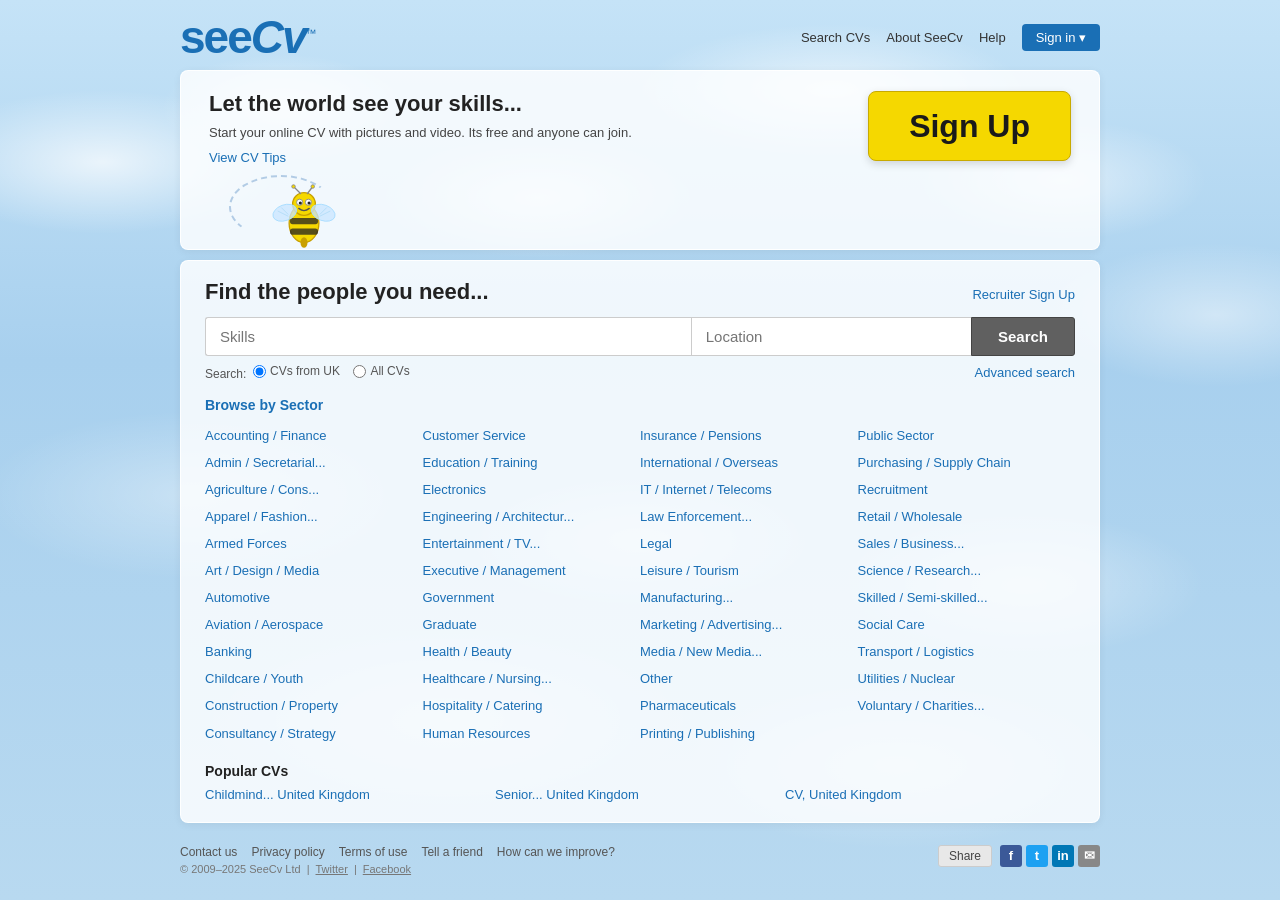
<file: index.html>
<!DOCTYPE html>
<html lang="en">
<head>
<meta charset="UTF-8"/>
<meta name="viewport" content="width=device-width, initial-scale=1.0"/>
<title>SeeCv — The Multimedia CV Database</title>
<style>
* { box-sizing: border-box; margin: 0; padding: 0; }

body {
  font-family: Arial, sans-serif;
  font-size: 13px;
  background: #b8d9f0;
  min-height: 100vh;
}

/* ── CLOUD BACKGROUND ── */
.cloud-page {
  background:
    radial-gradient(ellipse 300px 120px at 8% 18%, rgba(255,255,255,0.7) 0%, transparent 60%),
    radial-gradient(ellipse 200px 90px at 22% 12%, rgba(255,255,255,0.55) 0%, transparent 60%),
    radial-gradient(ellipse 260px 100px at 42% 22%, rgba(255,255,255,0.5) 0%, transparent 60%),
    radial-gradient(ellipse 320px 110px at 65% 10%, rgba(255,255,255,0.6) 0%, transparent 60%),
    radial-gradient(ellipse 240px 100px at 83% 20%, rgba(255,255,255,0.5) 0%, transparent 60%),
    radial-gradient(ellipse 280px 120px at 95% 35%, rgba(255,255,255,0.45) 0%, transparent 60%),
    radial-gradient(ellipse 350px 140px at 15% 55%, rgba(255,255,255,0.35) 0%, transparent 60%),
    radial-gradient(ellipse 280px 110px at 50% 60%, rgba(255,255,255,0.35) 0%, transparent 60%),
    radial-gradient(ellipse 300px 120px at 80% 65%, rgba(255,255,255,0.38) 0%, transparent 60%),
    radial-gradient(ellipse 400px 160px at 35% 80%, rgba(255,255,255,0.3) 0%, transparent 60%),
    radial-gradient(ellipse 350px 140px at 70% 85%, rgba(255,255,255,0.32) 0%, transparent 60%),
    linear-gradient(180deg, #c5e3f7 0%, #a8d0ee 40%, #b8d9f0 100%);
  min-height: 100vh;
}

/* ── OUTER WRAPPER ── */
.page-wrap {
  max-width: 940px;
  margin: 0 auto;
  padding: 0 10px;
}

/* ── TOP NAV ── */
.top-nav {
  display: flex;
  align-items: center;
  justify-content: space-between;
  padding: 14px 0 10px;
}
.logo {
  font-size: 46px;
  font-weight: 900;
  color: #1a6fb5;
  font-family: Arial, sans-serif;
  letter-spacing: -2px;
  line-height: 1;
  text-decoration: none;
}
.logo .cv-italic {
  font-style: italic;
  color: #1a6fb5;
}
.logo-tm {
  font-size: 11px;
  font-weight: 400;
  vertical-align: super;
  color: #1a6fb5;
  font-style: normal;
}
.nav-right {
  display: flex;
  align-items: center;
  gap: 16px;
}
.nav-right a {
  font-size: 13px;
  color: #333;
  text-decoration: none;
}
.nav-right a:hover { text-decoration: underline; color: #1a6fb5; }
.signin-btn {
  background: #1a6fb5;
  color: #fff !important;
  border: none;
  border-radius: 4px;
  padding: 6px 14px;
  font-size: 13px;
  cursor: pointer;
  font-family: Arial, sans-serif;
  display: flex;
  align-items: center;
  gap: 4px;
}
.signin-btn:hover { background: #155a96; }

/* ── HERO CARD ── */
.hero-card {
  background: rgba(255,255,255,0.82);
  border-radius: 8px;
  padding: 20px 28px 0 28px;
  margin-bottom: 0;
  position: relative;
  overflow: visible;
  min-height: 180px;
  border: 1px solid rgba(255,255,255,0.9);
  box-shadow: 0 2px 8px rgba(0,0,0,0.06);
}
.hero-inner {
  display: flex;
  justify-content: space-between;
  align-items: flex-start;
}
.hero-left { flex: 1; }
.hero-left h2 {
  font-size: 22px;
  font-weight: 700;
  color: #222;
  margin-bottom: 8px;
}
.hero-left p {
  font-size: 13px;
  color: #444;
  margin-bottom: 10px;
}
.hero-left a {
  font-size: 13px;
  color: #1a6fb5;
  text-decoration: none;
}
.hero-left a:hover { text-decoration: underline; }
.signup-btn {
  background: #f5d800;
  border: 1px solid #c8aa00;
  border-radius: 8px;
  padding: 18px 40px;
  font-size: 32px;
  font-weight: 900;
  color: #1a1a1a;
  cursor: pointer;
  font-family: Arial, sans-serif;
  box-shadow: 0 3px 8px rgba(0,0,0,0.15);
  text-decoration: none;
  display: inline-block;
  line-height: 1;
  margin-left: 20px;
  flex-shrink: 0;
  transition: background 0.12s;
}
.signup-btn:hover { background: #e8cc00; }

/* ── BEE ── */
.bee-area {
  height: 80px;
  position: relative;
  display: flex;
  align-items: flex-end;
  padding-bottom: 0;
}
.bee-svg {
  width: 70px;
  height: 70px;
  margin-left: 60px;
  margin-bottom: -8px;
  animation: beefloat 2.8s ease-in-out infinite;
  display: block;
}
/* Dashed flight path */
.bee-area::before {
  content: '';
  position: absolute;
  left: 20px;
  top: 10px;
  width: 100px;
  height: 60px;
  border: 2px dashed rgba(100,150,200,0.45);
  border-radius: 50%;
  border-right-color: transparent;
  border-bottom-color: transparent;
}
@keyframes beefloat {
  0%,100% { transform: translateY(0) rotate(-4deg); }
  50% { transform: translateY(-10px) rotate(4deg); }
}

/* ── SEARCH SECTION ── */
.search-section {
  background: rgba(255,255,255,0.82);
  border-radius: 8px;
  padding: 18px 24px 20px;
  margin-top: 10px;
  border: 1px solid rgba(255,255,255,0.9);
  box-shadow: 0 2px 8px rgba(0,0,0,0.06);
}
.search-header {
  display: flex;
  justify-content: space-between;
  align-items: baseline;
  margin-bottom: 12px;
}
.search-header h2 {
  font-size: 22px;
  font-weight: 700;
  color: #222;
}
.recruiter-link {
  font-size: 13px;
  color: #1a6fb5;
  text-decoration: none;
}
.recruiter-link:hover { text-decoration: underline; }

.search-row {
  display: flex;
  gap: 0;
  margin-bottom: 8px;
}
.search-input {
  flex: 1;
  border: 1px solid #ccc;
  border-right: none;
  padding: 10px 14px;
  font-size: 15px;
  font-family: Arial, sans-serif;
  color: #999;
  background: #fff;
  outline: none;
  border-radius: 3px 0 0 3px;
}
.search-input:focus { border-color: #1a6fb5; color: #222; }
.search-input.loc {
  flex: 0.55;
  border-left: 1px solid #ccc;
  border-right: none;
  border-radius: 0;
}
.search-btn {
  background: #606060;
  color: #fff;
  border: 1px solid #444;
  border-radius: 0 3px 3px 0;
  padding: 10px 26px;
  font-size: 15px;
  font-weight: 700;
  cursor: pointer;
  font-family: Arial, sans-serif;
  transition: background 0.12s;
}
.search-btn:hover { background: #444; }

.search-meta {
  display: flex;
  justify-content: space-between;
  align-items: center;
  font-size: 12px;
  color: #555;
  margin-bottom: 16px;
}
.search-meta label {
  display: inline-flex;
  align-items: center;
  gap: 4px;
  margin-right: 10px;
  cursor: pointer;
}
.adv-link {
  font-size: 13px;
  color: #1a6fb5;
  text-decoration: none;
}
.adv-link:hover { text-decoration: underline; }

/* ── SECTORS ── */
.browse-title {
  font-size: 14px;
  font-weight: 700;
  color: #1a6fb5;
  margin-bottom: 10px;
}
.sectors-grid {
  display: grid;
  grid-template-columns: repeat(4, 1fr);
  gap: 1px 0;
  margin-bottom: 16px;
}
.sector-link {
  font-size: 13px;
  color: #1a6fb5;
  text-decoration: none;
  padding: 2px 0;
  display: block;
  line-height: 1.7;
}
.sector-link:hover { text-decoration: underline; color: #0d47a1; }

/* ── POPULAR CVs ── */
.popular-title {
  font-size: 14px;
  font-weight: 700;
  color: #222;
  margin-bottom: 8px;
}
.popular-row {
  display: flex;
  gap: 0;
}
.popular-item {
  flex: 1;
  font-size: 13px;
  color: #1a6fb5;
  text-decoration: none;
  cursor: pointer;
}
.popular-item:hover { text-decoration: underline; }

/* ── FOOTER ── */
.footer {
  padding: 10px 0 14px;
  margin-top: 12px;
  display: flex;
  justify-content: space-between;
  align-items: flex-start;
  flex-wrap: wrap;
  gap: 4px;
}
.footer-left { }
.footer-links {
  display: flex;
  gap: 14px;
  flex-wrap: wrap;
  margin-bottom: 4px;
}
.footer-links a {
  font-size: 12px;
  color: #555;
  text-decoration: none;
}
.footer-links a:hover { text-decoration: underline; color: #1a6fb5; }
.footer-copy {
  font-size: 11px;
  color: #777;
  display: flex;
  align-items: center;
  gap: 6px;
}
.footer-copy a { color: #777; font-size: 11px; }
.footer-right {
  display: flex;
  align-items: center;
  gap: 8px;
  font-size: 12px;
  color: #555;
}
.share-btn {
  background: #e8e8e8;
  border: 1px solid #ccc;
  border-radius: 3px;
  padding: 3px 10px;
  font-size: 12px;
  cursor: pointer;
  color: #444;
}
.social-icons {
  display: flex;
  align-items: center;
  gap: 4px;
}
.social-icon {
  width: 22px;
  height: 22px;
  border-radius: 3px;
  display: flex;
  align-items: center;
  justify-content: center;
  font-size: 13px;
  font-weight: 700;
  cursor: pointer;
  text-decoration: none;
  color: #fff;
}
.fb { background: #3b5998; }
.tw { background: #1da1f2; }
.li { background: #0077b5; }
.em { background: #888; }

/* ── MODAL OVERLAY ── */
.modal-overlay {
  display: none;
  position: fixed;
  inset: 0;
  background: rgba(0,0,0,0.45);
  z-index: 500;
  align-items: center;
  justify-content: center;
}
.modal-overlay.open { display: flex; }
.modal {
  background: #fff;
  border-radius: 6px;
  padding: 28px;
  width: 380px;
  max-width: 95vw;
  box-shadow: 0 8px 32px rgba(0,0,0,0.2);
  position: relative;
}
.modal h2 { font-size: 18px; font-weight: 700; margin-bottom: 16px; color: #222; }
.modal-x { position: absolute; top: 10px; right: 14px; background: none; border: none; font-size: 22px; cursor: pointer; color: #888; }
.form-group { margin-bottom: 12px; }
.form-group label { display: block; font-size: 12px; color: #555; margin-bottom: 4px; }
.form-group input, .form-group select {
  width: 100%; padding: 8px 10px;
  border: 1px solid #bbb; border-radius: 3px;
  font-size: 13px; font-family: Arial, sans-serif;
}
.form-group input:focus, .form-group select:focus { outline: none; border-color: #1a6fb5; }
.type-row { display: grid; grid-template-columns: 1fr 1fr; gap: 8px; margin-bottom: 14px; }
.type-opt {
  border: 1px solid #ccc; border-radius: 3px; padding: 9px;
  text-align: center; cursor: pointer; font-size: 13px; transition: all 0.1s;
}
.type-opt:hover { border-color: #1a6fb5; color: #1a6fb5; }
.type-opt.active { border-color: #1a6fb5; background: #e8f2fc; color: #1a6fb5; font-weight: 700; }
.modal-btn {
  width: 100%; padding: 10px;
  background: #f5d800; border: 1px solid #c8aa00; border-radius: 3px;
  font-size: 14px; font-weight: 700; cursor: pointer; font-family: Arial, sans-serif;
  margin-bottom: 8px;
}
.modal-btn:hover { background: #e8cc00; }
.modal-link { text-align: center; font-size: 12px; color: #777; }
.modal-link a { color: #1a6fb5; text-decoration: none; }
.modal-link a:hover { text-decoration: underline; }

/* ── TOAST ── */
#toast {
  position: fixed; bottom: 20px; right: 20px;
  background: #333; color: #fff;
  padding: 9px 16px; border-radius: 3px;
  font-size: 13px; z-index: 999;
  opacity: 0; transform: translateY(6px);
  transition: all 0.2s; pointer-events: none;
}
#toast.show { opacity: 1; transform: translateY(0); }

/* ── OTHER PAGES LINK ── */
.page { display: none; }
.page.active { display: block; }
</style>
</head>
<body class="cloud-page">

<div class="page-wrap">

  <!-- ── TOP NAV ── -->
  <div class="top-nav">
    <a href="index.html" class="logo">see<span class="cv-italic">Cv</span><span class="logo-tm">™</span></a>
    <div class="nav-right">
      <a href="search.html">Search CVs</a>
      <a href="about.html">About SeeCv</a>
      <a href="help.html">Help</a>
      <button class="signin-btn" onclick="openModal('modal-signin')">Sign in ▾</button>
    </div>
  </div>

  <!-- ── HERO CARD ── -->
  <div class="hero-card">
    <div class="hero-inner">
      <div class="hero-left">
        <h2>Let the world see your skills...</h2>
        <p>Start your online CV with pictures and video. Its free and anyone can join.</p>
        <a href="help.html">View CV Tips</a>
      </div>
      <a class="signup-btn" onclick="openModal('modal-signup')">Sign Up</a>
    </div>
    <!-- Bee with flight path dashes -->
    <div class="bee-area">
      <!-- SVG bee matching the image exactly -->
      <svg class="bee-svg" viewBox="0 0 80 80" xmlns="http://www.w3.org/2000/svg">
        <!-- Body -->
        <ellipse cx="40" cy="46" rx="17" ry="22" fill="#f5d800" stroke="#c8a000" stroke-width="1.5"/>
        <!-- Stripes -->
        <rect x="24" y="40" width="32" height="7" rx="3" fill="#222" opacity="0.75"/>
        <rect x="24" y="52" width="32" height="7" rx="3" fill="#222" opacity="0.75"/>
        <!-- Head -->
        <circle cx="40" cy="24" r="13" fill="#f5d800" stroke="#c8a000" stroke-width="1.5"/>
        <!-- Eyes -->
        <circle cx="35" cy="22" r="3.5" fill="#fff" stroke="#888" stroke-width="1"/>
        <circle cx="45" cy="22" r="3.5" fill="#fff" stroke="#888" stroke-width="1"/>
        <circle cx="35.8" cy="22.8" r="1.8" fill="#222"/>
        <circle cx="45.8" cy="22.8" r="1.8" fill="#222"/>
        <!-- Smile -->
        <path d="M34 29 Q40 34 46 29" stroke="#555" stroke-width="1.5" fill="none" stroke-linecap="round"/>
        <!-- Antennae -->
        <line x1="36" y1="12" x2="28" y2="4" stroke="#888" stroke-width="1.5" stroke-linecap="round"/>
        <line x1="44" y1="12" x2="50" y2="4" stroke="#888" stroke-width="1.5" stroke-linecap="round"/>
        <circle cx="28" cy="4" r="2" fill="#f5d800" stroke="#888" stroke-width="1"/>
        <circle cx="50" cy="4" r="2" fill="#f5d800" stroke="#888" stroke-width="1"/>
        <!-- Wings -->
        <ellipse cx="18" cy="34" rx="14" ry="9" fill="rgba(200,230,255,0.75)" stroke="#aaddff" stroke-width="1" transform="rotate(-20,18,34)"/>
        <ellipse cx="62" cy="34" rx="14" ry="9" fill="rgba(200,230,255,0.75)" stroke="#aaddff" stroke-width="1" transform="rotate(20,62,34)"/>
        <!-- Wing veins -->
        <line x1="10" y1="32" x2="22" y2="38" stroke="#88ccee" stroke-width="0.7" opacity="0.6"/>
        <line x1="14" y1="28" x2="22" y2="36" stroke="#88ccee" stroke-width="0.7" opacity="0.6"/>
        <line x1="70" y1="32" x2="58" y2="38" stroke="#88ccee" stroke-width="0.7" opacity="0.6"/>
        <line x1="66" y1="28" x2="58" y2="36" stroke="#88ccee" stroke-width="0.7" opacity="0.6"/>
        <!-- Stinger -->
        <ellipse cx="40" cy="68" rx="4" ry="6" fill="#c8a000"/>
      </svg>
    </div>
  </div>

  <!-- ── SEARCH SECTION ── -->
  <div class="search-section">
    <div class="search-header">
      <h2>Find the people you need...</h2>
      <a class="recruiter-link" onclick="openModal('modal-signup')">Recruiter Sign Up</a>
    </div>

    <div class="search-row">
      <input type="text" class="search-input" id="q" placeholder="Skills" onkeydown="if(event.key==='Enter')doSearch()"/>
      <input type="text" class="search-input loc" id="loc" placeholder="Location" onkeydown="if(event.key==='Enter')doSearch()"/>
      <button class="search-btn" onclick="doSearch()">Search</button>
    </div>

    <div class="search-meta">
      <div>
        Search:&nbsp;
        <label><input type="radio" name="scope" value="uk" checked/> CVs from UK</label>
        <label><input type="radio" name="scope" value="all"/> All CVs</label>
      </div>
      <a class="adv-link" href="advanced.html">Advanced search</a>
    </div>

    <!-- Browse by Sector -->
    <div class="browse-title">Browse by Sector</div>
    <div class="sectors-grid">
      <a class="sector-link" href="search.html?q=accounting+finance">Accounting / Finance</a>
      <a class="sector-link" href="search.html?q=customer+service">Customer Service</a>
      <a class="sector-link" href="search.html?q=insurance+pensions">Insurance / Pensions</a>
      <a class="sector-link" href="search.html?q=public+sector">Public Sector</a>

      <a class="sector-link" href="search.html?q=admin+secretarial">Admin / Secretarial...</a>
      <a class="sector-link" href="search.html?q=education+training">Education / Training</a>
      <a class="sector-link" href="search.html?q=international">International / Overseas</a>
      <a class="sector-link" href="search.html?q=purchasing+supply">Purchasing / Supply Chain</a>

      <a class="sector-link" href="search.html?q=agriculture">Agriculture / Cons...</a>
      <a class="sector-link" href="search.html?q=electronics">Electronics</a>
      <a class="sector-link" href="search.html?q=IT+telecoms">IT / Internet / Telecoms</a>
      <a class="sector-link" href="search.html?q=recruitment">Recruitment</a>

      <a class="sector-link" href="search.html?q=fashion">Apparel / Fashion...</a>
      <a class="sector-link" href="search.html?q=engineering">Engineering / Architectur...</a>
      <a class="sector-link" href="search.html?q=law+enforcement">Law Enforcement...</a>
      <a class="sector-link" href="search.html?q=retail">Retail / Wholesale</a>

      <a class="sector-link" href="search.html?q=armed+forces">Armed Forces</a>
      <a class="sector-link" href="search.html?q=entertainment+tv">Entertainment / TV...</a>
      <a class="sector-link" href="search.html?q=legal">Legal</a>
      <a class="sector-link" href="search.html?q=sales">Sales / Business...</a>

      <a class="sector-link" href="search.html?q=art+design+media">Art / Design / Media</a>
      <a class="sector-link" href="search.html?q=executive+management">Executive / Management</a>
      <a class="sector-link" href="search.html?q=leisure+tourism">Leisure / Tourism</a>
      <a class="sector-link" href="search.html?q=science+research">Science / Research...</a>

      <a class="sector-link" href="search.html?q=automotive">Automotive</a>
      <a class="sector-link" href="search.html?q=government">Government</a>
      <a class="sector-link" href="search.html?q=manufacturing">Manufacturing...</a>
      <a class="sector-link" href="search.html?q=skilled+trades">Skilled / Semi-skilled...</a>

      <a class="sector-link" href="search.html?q=aviation+aerospace">Aviation / Aerospace</a>
      <a class="sector-link" href="search.html?q=graduate">Graduate</a>
      <a class="sector-link" href="search.html?q=marketing+advertising">Marketing / Advertising...</a>
      <a class="sector-link" href="search.html?q=social+care">Social Care</a>

      <a class="sector-link" href="search.html?q=banking">Banking</a>
      <a class="sector-link" href="search.html?q=health+beauty">Health / Beauty</a>
      <a class="sector-link" href="search.html?q=media+new+media">Media / New Media...</a>
      <a class="sector-link" href="search.html?q=transport+logistics">Transport / Logistics</a>

      <a class="sector-link" href="search.html?q=childcare+youth">Childcare / Youth</a>
      <a class="sector-link" href="search.html?q=healthcare+nursing">Healthcare / Nursing...</a>
      <a class="sector-link" href="search.html?q=other">Other</a>
      <a class="sector-link" href="search.html?q=utilities">Utilities / Nuclear</a>

      <a class="sector-link" href="search.html?q=construction+property">Construction / Property</a>
      <a class="sector-link" href="search.html?q=hospitality+catering">Hospitality / Catering</a>
      <a class="sector-link" href="search.html?q=pharmaceuticals">Pharmaceuticals</a>
      <a class="sector-link" href="search.html?q=voluntary+charities">Voluntary / Charities...</a>

      <a class="sector-link" href="search.html?q=consultancy+strategy">Consultancy / Strategy</a>
      <a class="sector-link" href="search.html?q=human+resources">Human Resources</a>
      <a class="sector-link" href="search.html?q=printing+publishing">Printing / Publishing</a>
      <a class="sector-link" href="search.html?q=other"></a>
    </div>

    <!-- Popular CVs -->
    <div class="popular-title">Popular CVs</div>
    <div class="popular-row">
      <a class="popular-item" href="search.html?q=childminder">Childmind... United Kingdom</a>
      <a class="popular-item" href="search.html?q=senior">Senior... United Kingdom</a>
      <a class="popular-item" href="search.html?q=cv">CV, United Kingdom</a>
    </div>
  </div>

  <!-- ── FOOTER ── -->
  <div class="footer">
    <div class="footer-left">
      <div class="footer-links">
        <a href="about.html">Contact us</a>
        <a href="about.html">Privacy policy</a>
        <a href="about.html">Terms of use</a>
        <a href="about.html">Tell a friend</a>
        <a href="help.html">How can we improve?</a>
      </div>
      <div class="footer-copy">
        <span>© 2009–2025 SeeCv Ltd</span>
        <span>|</span>
        <a href="#">Twitter</a>
        <span>|</span>
        <a href="#">Facebook</a>
      </div>
    </div>
    <div class="footer-right">
      <button class="share-btn">Share</button>
      <div class="social-icons">
        <a class="social-icon fb" title="Facebook">f</a>
        <a class="social-icon tw" title="Twitter">t</a>
        <a class="social-icon li" title="LinkedIn">in</a>
        <a class="social-icon em" title="Email">✉</a>
      </div>
    </div>
  </div>

</div><!-- /page-wrap -->

<!-- ── SIGN IN MODAL ── -->
<div id="modal-signin" class="modal-overlay">
  <div class="modal">
    <button class="modal-x" onclick="closeModal('modal-signin')">×</button>
    <h2>Sign in to SeeCv</h2>
    <div class="type-row">
      <div class="type-opt active si-type" data-type="recruiter" onclick="setType(this,'si-type')">Recruiter</div>
      <div class="type-opt si-type" data-type="candidate" onclick="setType(this,'si-type')">Candidate</div>
    </div>
    <div class="form-group"><label>Email address</label><input type="email" id="si-email" placeholder="you@example.com"/></div>
    <div class="form-group"><label>Password</label><input type="password" id="si-pass" placeholder="••••••••" onkeydown="if(event.key==='Enter')signIn()"/></div>
    <button class="modal-btn" onclick="signIn()">Sign in</button>
    <div class="modal-link">Don't have an account? <a onclick="closeModal('modal-signin');openModal('modal-signup')">Sign up free</a></div>
  </div>
</div>

<!-- ── SIGN UP MODAL ── -->
<div id="modal-signup" class="modal-overlay">
  <div class="modal">
    <button class="modal-x" onclick="closeModal('modal-signup')">×</button>
    <h2>Join SeeCv — it's free</h2>
    <div class="type-row">
      <div class="type-opt active su-type" data-type="candidate" onclick="setType(this,'su-type')">I'm a Candidate</div>
      <div class="type-opt su-type" data-type="recruiter" onclick="setType(this,'su-type')">I'm a Recruiter</div>
    </div>
    <div class="form-group"><label>Full name</label><input type="text" id="su-name" placeholder="Your name"/></div>
    <div class="form-group"><label>Email address</label><input type="email" id="su-email" placeholder="you@example.com"/></div>
    <div class="form-group"><label>Password</label><input type="password" id="su-pass" placeholder="At least 6 characters" onkeydown="if(event.key==='Enter')signUp()"/></div>
    <button class="modal-btn" onclick="signUp()">Create free account</button>
    <div class="modal-link">Already have an account? <a onclick="closeModal('modal-signup');openModal('modal-signin')">Sign in</a></div>
  </div>
</div>

<div id="toast"></div>

<script>
function doSearch() {
  const q = document.getElementById('q').value.trim();
  const loc = document.getElementById('loc').value.trim();
  if (q || loc) {
    window.location.href = 'search.html?q=' + encodeURIComponent(q) + '&loc=' + encodeURIComponent(loc);
  } else {
    window.location.href = 'search.html';
  }
}
function openModal(id) { document.getElementById(id).classList.add('open'); }
function closeModal(id) { document.getElementById(id).classList.remove('open'); }
function setType(el, cls) {
  document.querySelectorAll('.'+cls).forEach(b => b.classList.remove('active'));
  el.classList.add('active');
}
function toast(msg) {
  const t = document.getElementById('toast');
  t.textContent = msg; t.classList.add('show');
  clearTimeout(window._tt);
  window._tt = setTimeout(() => t.classList.remove('show'), 3000);
}
function signIn() {
  const email = document.getElementById('si-email').value.trim();
  const pass = document.getElementById('si-pass').value;
  const type = document.querySelector('.si-type.active').dataset.type;
  if (!email || !pass) { toast('Please enter your email and password'); return; }
  localStorage.setItem('seecv_user', JSON.stringify({ email, type, name: email.split('@')[0] }));
  closeModal('modal-signin');
  toast('Welcome back!');
  setTimeout(() => { window.location.href = type === 'candidate' ? 'candidate.html' : 'recruiter.html'; }, 600);
}
function signUp() {
  const name = document.getElementById('su-name').value.trim();
  const email = document.getElementById('su-email').value.trim();
  const pass = document.getElementById('su-pass').value;
  const type = document.querySelector('.su-type.active').dataset.type;
  if (!name || !email || !pass) { toast('Please fill in all fields'); return; }
  localStorage.setItem('seecv_user', JSON.stringify({ email, type, name }));
  closeModal('modal-signup');
  toast('Welcome to SeeCv, ' + name.split(' ')[0] + '!');
  setTimeout(() => { window.location.href = type === 'recruiter' ? 'recruiter.html' : 'candidate.html'; }, 600);
}
document.querySelectorAll('.modal-overlay').forEach(m => {
  m.addEventListener('click', e => { if (e.target === m) m.classList.remove('open'); });
});
</script>
</body>
</html>
</file>
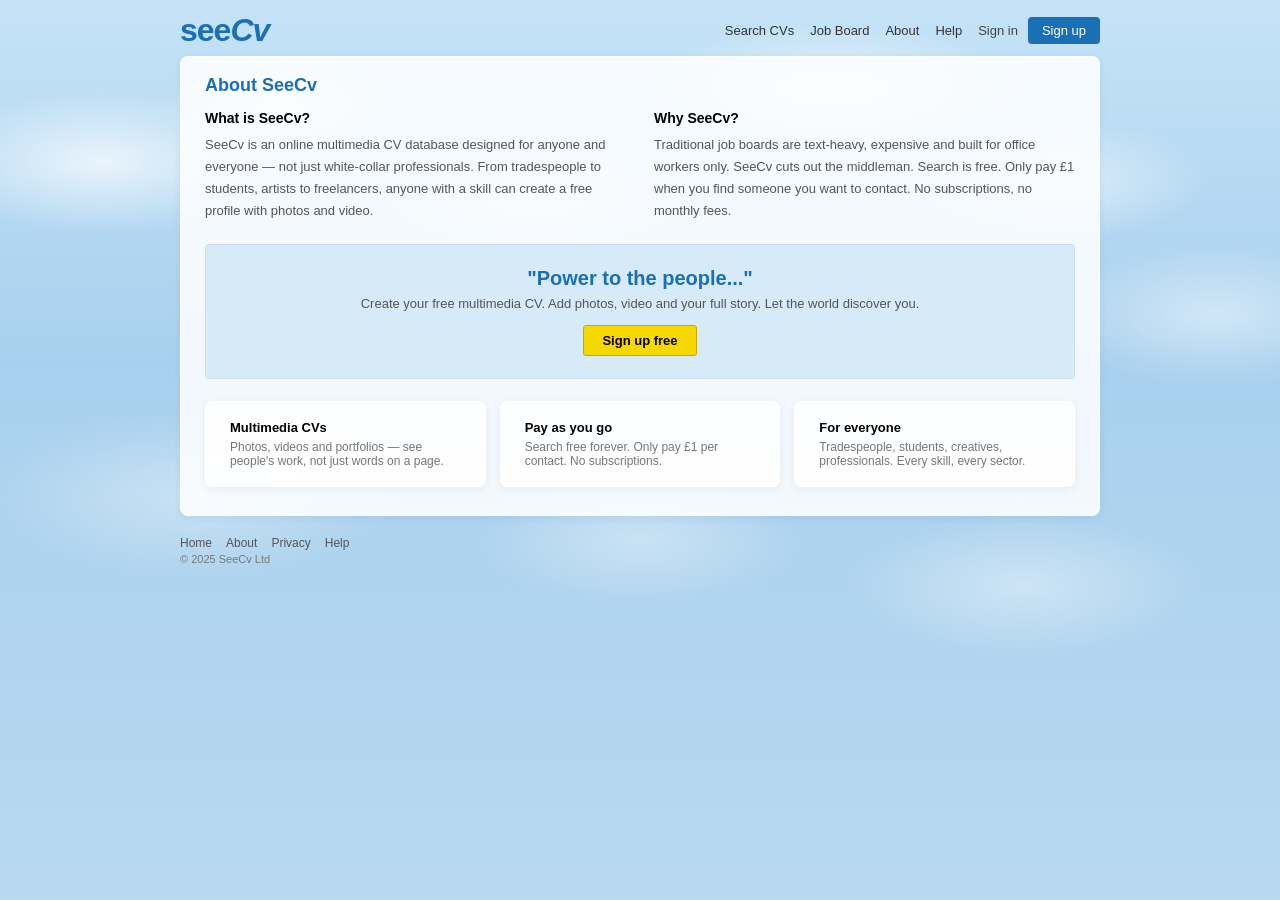
<file: about.html>
<!DOCTYPE html>
<html lang="en">
<head>
<meta charset="UTF-8"/>
<meta name="viewport" content="width=device-width, initial-scale=1.0"/>
<title>SeeCv</title>
<link rel="stylesheet" href="css/shared.css"/>
</head>
<body class="cloud-page">
<div class="page-wrap">
  <div class="top-nav">
    <a href="index.html" class="logo-sm">see<span style="font-style:italic;">Cv</span></a>
    <div class="nav-right" style="margin-left:auto;">
      <a href="search.html">Search CVs</a>
      <a href="jobboard.html">Job Board</a>
      <a href="about.html">About</a>
      <a href="help.html">Help</a>
      <div class="basket-btn" id="nav-basket-wrap" onclick="window.location.href='basket.html'" style="display:none;">Basket <span class="basket-pill" id="nav-basket-count">0</span></div>
      <div id="nav-right" style="display:flex;align-items:center;gap:10px;"></div>
    </div>
  </div>
  <div class="card" id="page-content">Loading...</div>
  <div class="footer">
    <div><div class="footer-links"><a href="index.html">Home</a><a href="about.html">About</a><a>Privacy</a><a href="help.html">Help</a></div><div class="footer-copy">© 2025 SeeCv Ltd</div></div>
  </div>
</div>
<div id="modal-signin" class="modal-overlay"><div class="modal"><button class="modal-x" onclick="closeModal('modal-signin')">×</button><h2>Sign in to SeeCv</h2><div class="type-row"><div class="type-opt active si-type" data-type="recruiter" onclick="setType(this,'si-type')">Recruiter</div><div class="type-opt si-type" data-type="candidate" onclick="setType(this,'si-type')">Candidate</div></div><div class="form-group"><label>Email</label><input type="email" id="si-email"/></div><div class="form-group"><label>Password</label><input type="password" id="si-pass" onkeydown="if(event.key==='Enter')signIn()"/></div><button class="modal-btn" onclick="signIn()">Sign in</button><div class="modal-link">No account? <a onclick="closeModal('modal-signin');openModal('modal-signup')">Sign up free</a></div></div></div>
<div id="modal-signup" class="modal-overlay"><div class="modal"><button class="modal-x" onclick="closeModal('modal-signup')">×</button><h2>Join SeeCv free</h2><div class="type-row"><div class="type-opt active su-type" data-type="candidate" onclick="setType(this,'su-type')">Candidate</div><div class="type-opt su-type" data-type="recruiter" onclick="setType(this,'su-type')">Recruiter</div></div><div class="form-group"><label>Name</label><input type="text" id="su-name"/></div><div class="form-group"><label>Email</label><input type="email" id="su-email"/></div><div class="form-group"><label>Password</label><input type="password" id="su-pass" onkeydown="if(event.key==='Enter')signUp()"/></div><button class="modal-btn" onclick="signUp()">Create account</button></div></div>
<div id="toast"></div>
<script src="js/shared.js"></script>
<script src="js/pages.js"></script>
</body>
</html>
</file>
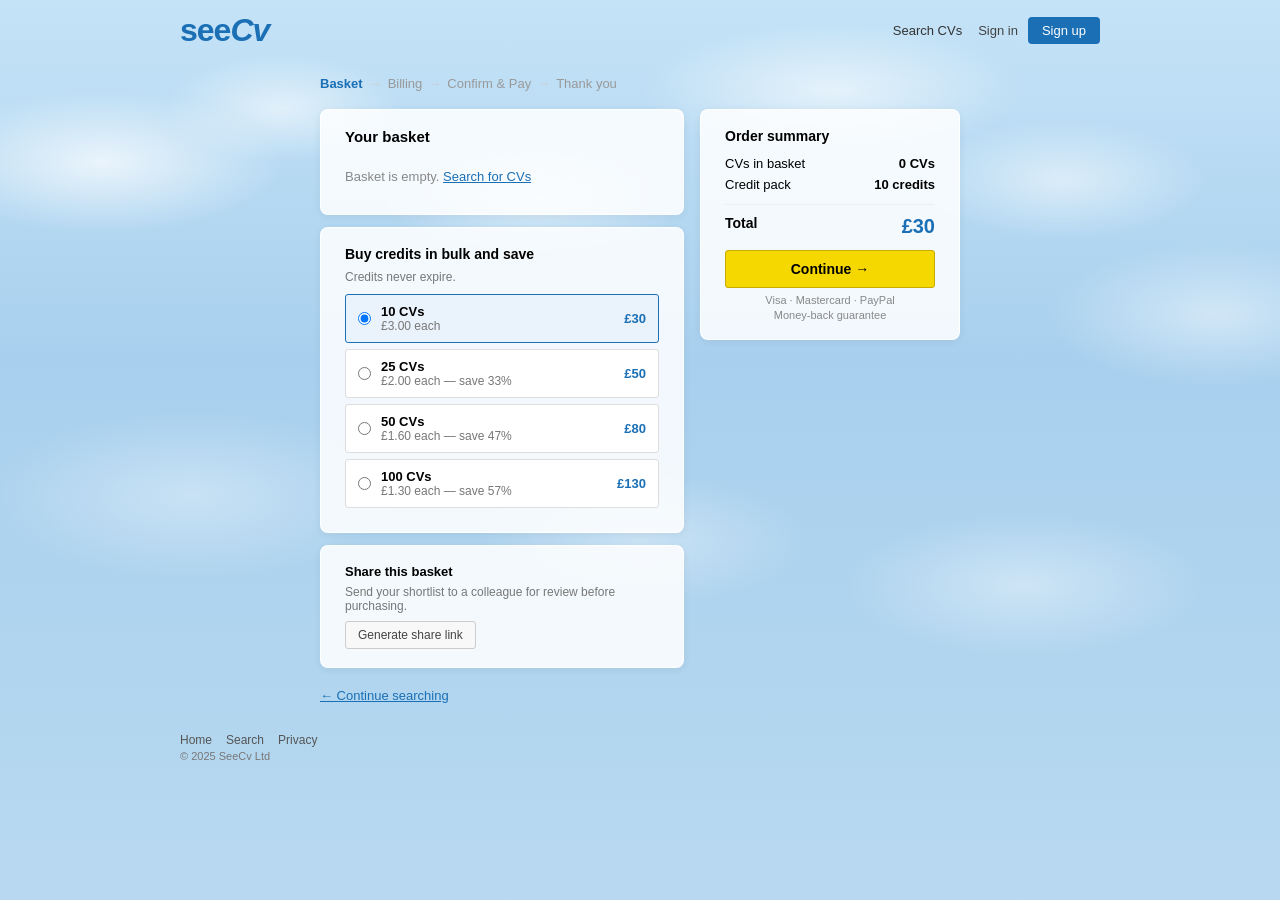
<file: basket.html>
<!DOCTYPE html><html lang="en"><head><meta charset="UTF-8"/><title>Basket — SeeCv</title><link rel="stylesheet" href="css/shared.css"/></head>
<body class="cloud-page"><div class="page-wrap">
<div class="top-nav"><a href="index.html" class="logo-sm">see<span style="font-style:italic;">Cv</span></a><div class="nav-right" style="margin-left:auto;"><a href="search.html">Search CVs</a><div id="nav-right" style="display:flex;align-items:center;gap:10px;"></div></div></div>
<div class="basket-wrap">
  <div class="csteps"><span class="cstep active">Basket</span><span style="color:#ccc;">→</span><span class="cstep">Billing</span><span style="color:#ccc;">→</span><span class="cstep">Confirm &amp; Pay</span><span style="color:#ccc;">→</span><span class="cstep">Thank you</span></div>
  <div style="display:grid;grid-template-columns:1fr 260px;gap:16px;align-items:start;">
    <div>
      <div class="card mb-2"><div style="font-size:15px;font-weight:700;margin-bottom:12px;">Your basket</div><div id="basket-list"></div></div>
      <div class="card mb-2">
        <div style="font-size:14px;font-weight:700;margin-bottom:8px;">Buy credits in bulk and save</div>
        <div style="font-size:12px;color:#777;margin-bottom:10px;">Credits never expire.</div>
        <div class="credit-row sel" onclick="selectCredit(this)"><input type="radio" name="cp" checked/><div style="flex:1;"><div class="bold text-sm">10 CVs</div><div class="text-xs text-muted">£3.00 each</div></div><div style="font-weight:700;color:#1a6fb5;">£30</div></div>
        <div class="credit-row" onclick="selectCredit(this)"><input type="radio" name="cp"/><div style="flex:1;"><div class="bold text-sm">25 CVs</div><div class="text-xs text-muted">£2.00 each — save 33%</div></div><div style="font-weight:700;color:#1a6fb5;">£50</div></div>
        <div class="credit-row" onclick="selectCredit(this)"><input type="radio" name="cp"/><div style="flex:1;"><div class="bold text-sm">50 CVs</div><div class="text-xs text-muted">£1.60 each — save 47%</div></div><div style="font-weight:700;color:#1a6fb5;">£80</div></div>
        <div class="credit-row" onclick="selectCredit(this)"><input type="radio" name="cp"/><div style="flex:1;"><div class="bold text-sm">100 CVs</div><div class="text-xs text-muted">£1.30 each — save 57%</div></div><div style="font-weight:700;color:#1a6fb5;">£130</div></div>
      </div>
      <div class="card">
        <div style="font-size:13px;font-weight:700;margin-bottom:6px;">Share this basket</div>
        <div style="font-size:12px;color:#777;margin-bottom:8px;">Send your shortlist to a colleague for review before purchasing.</div>
        <button class="btn-outline" onclick="shareBasket()">Generate share link</button>
        <div id="share-box" class="share-basket-box" style="display:none;margin-top:10px;">
          <div style="font-size:12px;color:#777;margin-bottom:6px;">Share this link — contact details stay hidden:</div>
          <div style="display:flex;gap:6px;"><input type="text" id="share-url" readonly style="flex:1;font-size:11px;background:#fff8e1;"/><button class="btn-yellow" onclick="copyLink()">Copy</button></div>
        </div>
      </div>
    </div>
    <div class="card" style="position:sticky;top:10px;">
      <div style="font-size:14px;font-weight:700;margin-bottom:12px;">Order summary</div>
      <div style="display:flex;justify-content:space-between;font-size:13px;margin-bottom:6px;"><span>CVs in basket</span><span class="bold" id="basket-total">0</span></div>
      <div style="display:flex;justify-content:space-between;font-size:13px;margin-bottom:12px;"><span>Credit pack</span><span class="bold">10 credits</span></div>
      <div style="border-top:1px solid #eee;padding-top:10px;margin-bottom:12px;display:flex;justify-content:space-between;"><span style="font-size:14px;font-weight:700;">Total</span><span style="font-size:20px;font-weight:700;color:#1a6fb5;">£30</span></div>
      <button class="btn-yellow" style="width:100%;font-size:14px;padding:10px;" onclick="purchase()">Continue →</button>
      <div style="font-size:11px;color:#888;text-align:center;margin-top:6px;">Visa · Mastercard · PayPal</div>
      <div style="font-size:11px;color:#888;text-align:center;margin-top:3px;">Money-back guarantee</div>
    </div>
  </div>
  <div style="margin-top:10px;"><a href="search.html" style="font-size:13px;color:#1a6fb5;">← Continue searching</a></div>
</div>
<div class="footer"><div><div class="footer-links"><a href="index.html">Home</a><a href="search.html">Search</a><a>Privacy</a></div><div class="footer-copy">© 2025 SeeCv Ltd</div></div></div>
</div>
<div id="modal-signin" class="modal-overlay"><div class="modal"><button class="modal-x" onclick="closeModal('modal-signin')">×</button><h2>Sign in to purchase</h2><div class="type-row"><div class="type-opt active si-type" data-type="recruiter" onclick="setType(this,'si-type')">Recruiter</div><div class="type-opt si-type" data-type="candidate" onclick="setType(this,'si-type')">Candidate</div></div><div class="form-group"><label>Email</label><input type="email" id="si-email"/></div><div class="form-group"><label>Password</label><input type="password" id="si-pass" onkeydown="if(event.key==='Enter')signIn()"/></div><button class="modal-btn" onclick="signIn()">Sign in</button><div class="modal-link">No account? <a onclick="closeModal('modal-signin');openModal('modal-signup')">Sign up free</a></div></div></div>
<div id="modal-signup" class="modal-overlay"><div class="modal"><button class="modal-x" onclick="closeModal('modal-signup')">×</button><h2>Join SeeCv free</h2><div class="type-row"><div class="type-opt active su-type" data-type="candidate" onclick="setType(this,'su-type')">Candidate</div><div class="type-opt su-type" data-type="recruiter" onclick="setType(this,'su-type')">Recruiter</div></div><div class="form-group"><label>Name</label><input type="text" id="su-name"/></div><div class="form-group"><label>Email</label><input type="email" id="su-email"/></div><div class="form-group"><label>Password</label><input type="password" id="su-pass" onkeydown="if(event.key==='Enter')signUp()"/></div><button class="modal-btn" onclick="signUp()">Create account</button></div></div>
<div id="toast"></div>
<script src="js/shared.js"></script>
<script>
function renderBasket(){const b=getBasket();const list=document.getElementById('basket-list');const tot=document.getElementById('basket-total');if(tot)tot.textContent=b.length+' CV'+(b.length!==1?'s':'');if(!b.length){list.innerHTML='<p style="color:#888;font-size:13px;padding:12px 0;">Basket is empty. <a href="search.html" style="color:#1a6fb5;">Search for CVs</a></p>';return;}list.innerHTML=b.map(c=>`<div style="display:flex;justify-content:space-between;align-items:center;padding:9px 0;border-bottom:1px solid #eee;"><div style="display:flex;align-items:center;gap:10px;"><div class="avatar av-sm" style="background:${c.bg}">${c.initials}</div><div><div style="font-size:13px;font-weight:700;">${c.name}</div><div style="font-size:12px;color:#777;">${c.title} · ${c.location}</div></div></div><div style="display:flex;align-items:center;gap:10px;"><span style="font-size:13px;font-weight:700;color:#006621;">1 credit</span><a onclick="removeItem(${c.id})" style="font-size:12px;color:#c0392b;cursor:pointer;">Remove</a></div></div>`).join('');}
function removeItem(id){const b=getBasket().filter(x=>x.id!==id);setBasket(b);renderBasket();}
function purchase(){const u=getUser();if(!u){openModal('modal-signin');return;}const b=getBasket();if(!b.length){toast('Basket is empty');return;}const bought=getBought();b.forEach(c=>{if(!bought.includes(c.id))bought.push(c.id);});setBought(bought);setBasket([]);toast('Purchase complete — contact details unlocked!');setTimeout(()=>window.location.href='recruiter.html',800);}
function shareBasket(){const b=getBasket();if(!b.length){toast('Add CVs to basket first');return;}const url='https://seecv.com/shared?cvs='+b.map(c=>c.id).join(',');document.getElementById('share-url').value=url;document.getElementById('share-box').style.display='block';toast('Share link generated');}
function copyLink(){const u=document.getElementById('share-url');u.select();document.execCommand('copy');toast('Link copied to clipboard');}
document.addEventListener('DOMContentLoaded',renderBasket);
</script>
</body></html>
</file>
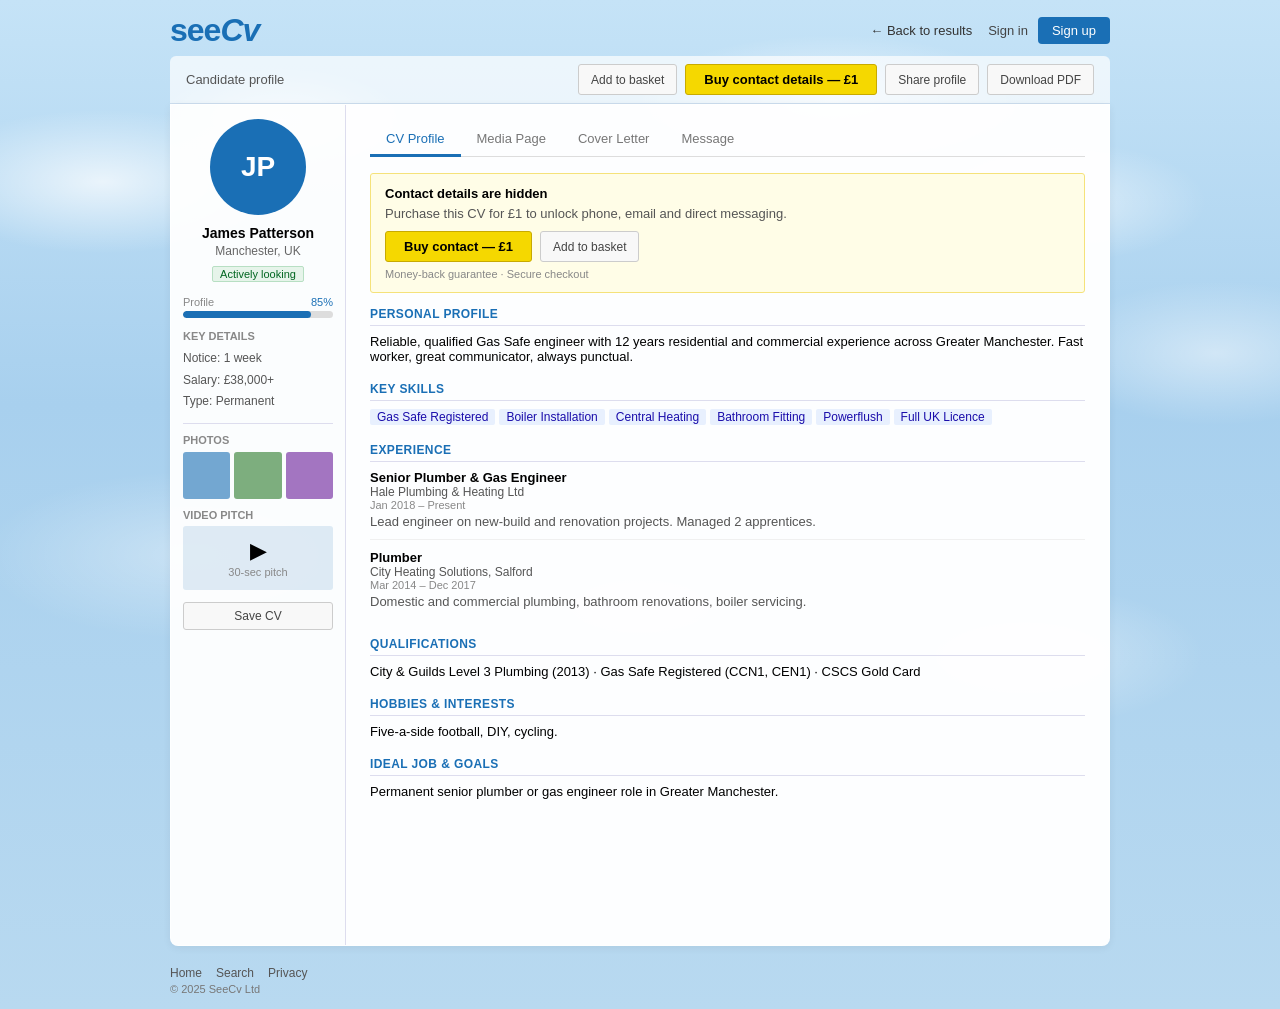
<file: profile.html>
<!DOCTYPE html>
<html lang="en">
<head>
<meta charset="UTF-8"/><meta name="viewport" content="width=device-width, initial-scale=1.0"/>
<title>Candidate Profile — SeeCv</title>
<link rel="stylesheet" href="css/shared.css"/>
</head>
<body class="cloud-page">
<div class="page-wrap" style="max-width:960px;">
<div class="top-nav">
  <a href="index.html" class="logo-sm">see<span style="font-style:italic;">Cv</span></a>
  <div class="nav-right" style="margin-left:auto;">
    <a href="search.html">← Back to results</a>
    <div class="basket-btn" id="nav-basket-wrap" onclick="window.location.href='basket.html'" style="display:none;">Basket <span class="basket-pill" id="nav-basket-count">0</span></div>
    <div id="nav-right" style="display:flex;align-items:center;gap:10px;"></div>
  </div>
</div>

<div style="background:rgba(255,255,255,0.7);border-bottom:1px solid #cde;padding:8px 16px;display:flex;justify-content:space-between;align-items:center;border-radius:6px 6px 0 0;">
  <div style="font-size:13px;color:#555;">Candidate profile</div>
  <div style="display:flex;gap:8px;">
    <button class="btn-outline" onclick="addToBasket(currentId,null)">Add to basket</button>
    <button class="btn-yellow" onclick="window.location.href='basket.html'">Buy contact details — £1</button>
    <button class="btn-outline" onclick="toast('Profile link copied!')">Share profile</button>
    <button class="btn-outline" onclick="toast('PDF available after purchase')">Download PDF</button>
  </div>
</div>

<div class="card" style="padding:0;border-radius:0 0 8px 8px;overflow:hidden;">
<div class="profile-page">
  <div class="profile-left">
    <div style="text-align:center;margin-bottom:14px;">
      <div class="avatar av-xl" id="prof-av" style="margin:0 auto 10px;"><span id="prof-initials"></span></div>
      <div style="font-size:14px;font-weight:700;" id="prof-name"></div>
      <div style="font-size:12px;color:#666;margin:3px 0;" id="prof-location"></div>
      <span id="prof-status"></span>
    </div>
    <div style="margin-bottom:12px;">
      <div style="display:flex;justify-content:space-between;margin-bottom:3px;"><span style="font-size:11px;color:#888;">Profile</span><span style="font-size:11px;color:#1a6fb5;" id="prof-pct"></span></div>
      <div class="prog-wrap"><div class="prog-bar" id="prof-prog"></div></div>
    </div>
    <div style="font-size:11px;font-weight:700;color:#888;text-transform:uppercase;margin-bottom:6px;">Key details</div>
    <div style="font-size:12px;color:#555;line-height:1.8;">
      Notice: <span id="prof-notice"></span><br/>
      Salary: <span id="prof-salary"></span><br/>
      Type: <span id="prof-type"></span>
    </div>
    <div style="border-top:1px solid #dde;padding-top:10px;margin-top:10px;">
      <div style="font-size:11px;font-weight:700;color:#888;text-transform:uppercase;margin-bottom:6px;">Photos</div>
      <div style="display:grid;grid-template-columns:1fr 1fr 1fr;gap:4px;margin-bottom:10px;">
        <div style="aspect-ratio:1;border-radius:3px;opacity:.6;cursor:pointer;" id="photo1" onclick="toast('Purchase CV to unlock media')"></div>
        <div style="aspect-ratio:1;border-radius:3px;opacity:.6;cursor:pointer;" id="photo2" onclick="toast('Purchase CV to unlock media')"></div>
        <div style="aspect-ratio:1;border-radius:3px;opacity:.6;cursor:pointer;" id="photo3" onclick="toast('Purchase CV to unlock media')"></div>
      </div>
      <div style="font-size:11px;font-weight:700;color:#888;text-transform:uppercase;margin-bottom:5px;">Video pitch</div>
      <div id="vid-box" style="background:#eee;border-radius:3px;padding:12px;text-align:center;cursor:pointer;" onclick="window.location.href='basket.html'">
        <div style="font-size:22px;">▶</div>
        <div style="font-size:11px;color:#888;margin-top:2px;">30-sec pitch</div>
      </div>
    </div>
    <div style="margin-top:12px;display:flex;flex-direction:column;gap:5px;">
      <button class="btn-outline" onclick="saveCV(currentId)" style="font-size:12px;">Save CV</button>
    </div>
  </div>

  <div class="profile-right">
    <div class="ptab-row">
      <button class="ptab active" onclick="switchTab('cv',this)">CV Profile</button>
      <button class="ptab" onclick="switchTab('media',this)">Media Page</button>
      <button class="ptab" onclick="switchTab('cover',this)">Cover Letter</button>
      <button class="ptab" onclick="switchTab('message',this)">Message</button>
    </div>

    <div id="tab-cv" class="ptab-panel active">
      <div id="unlocked-section" style="display:none;" class="notif success mb-2">
        Contact unlocked — <strong id="prof-phone"></strong> &nbsp;|&nbsp; <strong id="prof-email"></strong>
      </div>
      <div id="buy-section" style="background:#fffde7;border:1px solid #f5e27a;border-radius:3px;padding:12px 14px;margin-bottom:14px;">
        <div style="font-size:13px;font-weight:700;margin-bottom:5px;">Contact details are hidden</div>
        <div style="font-size:13px;color:#555;margin-bottom:10px;">Purchase this CV for £1 to unlock phone, email and direct messaging.</div>
        <div style="display:flex;gap:8px;"><button class="btn-yellow" onclick="window.location.href='basket.html'">Buy contact — £1</button><button class="btn-outline" onclick="addToBasket(currentId,null)">Add to basket</button></div>
        <div style="font-size:11px;color:#888;margin-top:6px;">Money-back guarantee · Secure checkout</div>
      </div>
      <div class="cv-section"><h3>Personal Profile</h3><p class="text-sm" id="prof-profile"></p></div>
      <div class="cv-section"><h3>Key Skills</h3><div id="prof-skills" style="display:flex;flex-wrap:wrap;gap:4px;"></div></div>
      <div class="cv-section"><h3>Experience</h3><div id="prof-experience"></div></div>
      <div class="cv-section"><h3>Qualifications</h3><p class="text-sm" id="prof-quals"></p></div>
      <div class="cv-section"><h3>Hobbies &amp; Interests</h3><p class="text-sm" id="prof-hobbies"></p></div>
      <div class="cv-section"><h3>Ideal Job &amp; Goals</h3><p class="text-sm" id="prof-ideal"></p></div>
    </div>

    <div id="tab-media" class="ptab-panel">
      <div class="cv-section"><h3>Photos</h3>
        <div style="display:grid;grid-template-columns:repeat(4,1fr);gap:8px;margin-bottom:14px;">
          <div id="m1" style="aspect-ratio:1;border-radius:3px;opacity:.65;cursor:pointer;" onclick="toast('Purchase CV to view full images')"></div>
          <div id="m2" style="aspect-ratio:1;border-radius:3px;opacity:.65;cursor:pointer;" onclick="toast('Purchase CV to view full images')"></div>
          <div id="m3" style="aspect-ratio:1;border-radius:3px;opacity:.65;cursor:pointer;" onclick="toast('Purchase CV to view full images')"></div>
          <div style="aspect-ratio:1;border:1px dashed #ccc;border-radius:3px;display:flex;align-items:center;justify-content:center;font-size:12px;color:#aaa;">+3 more</div>
        </div>
      </div>
      <div class="cv-section"><h3>30-Second Pitch Video</h3>
        <div style="background:#f0f0f0;border-radius:3px;padding:32px;text-align:center;cursor:pointer;" onclick="window.location.href='basket.html'">
          <div style="font-size:40px;margin-bottom:8px;">▶</div>
          <div style="font-size:13px;font-weight:700;margin-bottom:4px;">Pitch video available</div>
          <div style="font-size:12px;color:#888;">Purchase CV to unlock — £1</div>
        </div>
      </div>
    </div>

    <div id="tab-cover" class="ptab-panel">
      <div class="cv-section"><h3>Cover Letter</h3>
        <div style="background:#fffde7;border:1px solid #f5e27a;border-radius:3px;padding:14px;font-size:13px;color:#555;">
          <p>Purchase this CV to read the candidate's cover letter.</p>
          <button class="btn-yellow" style="margin-top:10px;font-size:12px;" onclick="window.location.href='basket.html'">Unlock — £1</button>
        </div>
      </div>
    </div>

    <div id="tab-message" class="ptab-panel">
      <div class="cv-section"><h3>Send a message</h3>
        <div class="msg-thread" id="msg-thread">
          <div style="color:#aaa;font-size:13px;margin:auto;text-align:center;">Purchase CV to start messaging</div>
        </div>
        <div class="msg-row"><input type="text" id="msg-inp" placeholder="Type a message..."/><button class="btn-blue" onclick="sendMsg()">Send</button></div>
        <div style="font-size:11px;color:#888;margin-top:5px;">Messages go to the candidate's email and SeeCv account.</div>
      </div>
    </div>
  </div>
</div>
</div>

<div class="footer">
  <div><div class="footer-links"><a href="index.html">Home</a><a href="search.html">Search</a><a>Privacy</a></div><div class="footer-copy">© 2025 SeeCv Ltd</div></div>
</div>
</div>
<div id="toast"></div>
<script src="js/shared.js"></script>
<script>
let currentId = 1;
function switchTab(name, btn) {
  document.querySelectorAll('.ptab').forEach(b=>b.classList.remove('active'));
  document.querySelectorAll('.ptab-panel').forEach(p=>p.classList.remove('active'));
  btn.classList.add('active');
  document.getElementById('tab-'+name).classList.add('active');
}
function sendMsg() {
  const u = getUser();
  if (!u) { openModal('modal-signin'); return; }
  const inp = document.getElementById('msg-inp');
  if (!inp||!inp.value.trim()) return;
  const thread = document.getElementById('msg-thread');
  const wrap = document.createElement('div');
  wrap.innerHTML=`<div class="msg-me">${inp.value.trim()}</div><div class="msg-time r">You · just now</div>`;
  thread.appendChild(wrap); thread.scrollTop=thread.scrollHeight; inp.value='';
  setTimeout(()=>{ const r=document.createElement('div'); r.innerHTML='<div class="msg-them">Thanks for your message — I\'ll be in touch shortly!</div><div class="msg-time">Just now</div>'; thread.appendChild(r); thread.scrollTop=thread.scrollHeight; },1200);
}
document.addEventListener('DOMContentLoaded', () => {
  const id = parseInt(new URLSearchParams(window.location.search).get('id'))||1;
  currentId = id;
  const c = CANDIDATES.find(x=>x.id===id);
  if (!c) return;
  document.title = c.name + ' — SeeCv';
  const av = document.getElementById('prof-av'); av.style.background=c.bg;
  document.getElementById('prof-initials').textContent=c.initials;
  document.getElementById('prof-name').textContent=c.name;
  document.getElementById('prof-location').textContent=c.location;
  const st=document.getElementById('prof-status');
  st.innerHTML=`<span class="badge-${c.status==='active'?'green':'amber'}" style="display:inline-block;margin-top:5px;">${c.status==='active'?'Actively looking':'Open to offers'}</span>`;
  document.getElementById('prof-prog').style.width=c.completion+'%';
  document.getElementById('prof-pct').textContent=c.completion+'%';
  document.getElementById('prof-notice').textContent=c.notice;
  document.getElementById('prof-salary').textContent=c.salary;
  document.getElementById('prof-type').textContent=c.type;
  ['photo1','photo2','photo3','m1','m2','m3'].forEach((id,i)=>{ const el=document.getElementById(id); if(el) el.style.background=['#1a6fb5','#2a7a2a','#6a1b9a'][i%3]; });
  document.getElementById('vid-box').style.background=c.bg+'22';
  document.getElementById('prof-profile').textContent=c.profile;
  document.getElementById('prof-skills').innerHTML=c.skills.map(s=>`<span class="skill-tag">${s}</span>`).join('');
  document.getElementById('prof-experience').innerHTML=c.experience.map(e=>`<div class="exp-block"><div class="exp-role">${e.role}</div><div class="exp-co">${e.company}</div><div class="exp-dates">${e.dates}</div><p class="text-sm" style="color:#555;">${e.desc}</p></div>`).join('');
  document.getElementById('prof-quals').textContent=c.quals;
  document.getElementById('prof-hobbies').textContent=c.hobbies;
  document.getElementById('prof-ideal').textContent=c.idealJob;
  const bought=getBought();
  if (bought.includes(id)) {
    document.getElementById('buy-section').style.display='none';
    document.getElementById('unlocked-section').style.display='block';
    document.getElementById('prof-phone').textContent='07'+Math.floor(700000000+(id*12345678));
    document.getElementById('prof-email').textContent=c.name.toLowerCase().replace(/[\s']/g,'.')+'@email.com';
  }
});
</script>
</body></html>
</file>
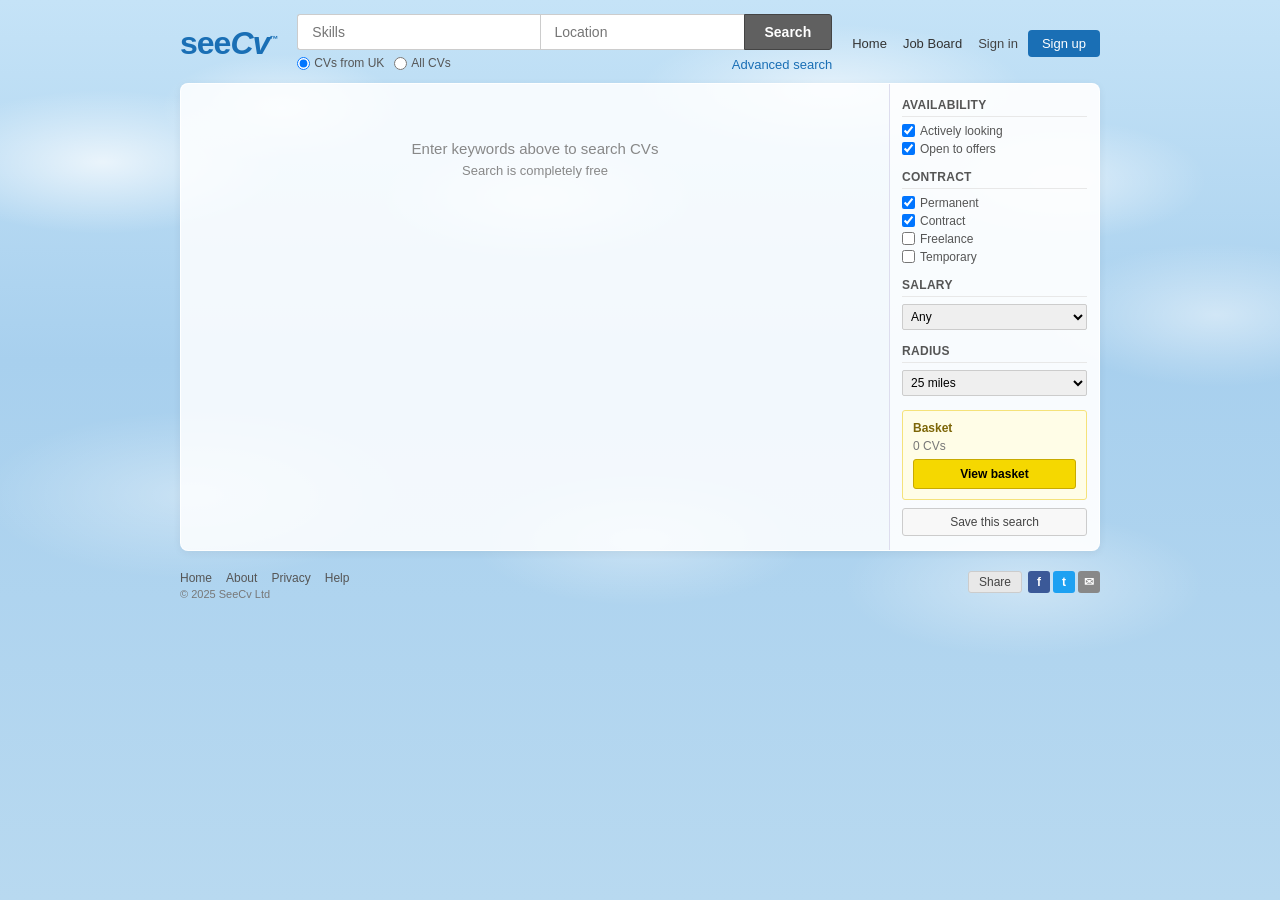
<file: search.html>
<!DOCTYPE html>
<html lang="en">
<head>
<meta charset="UTF-8"/><meta name="viewport" content="width=device-width, initial-scale=1.0"/>
<title>Search CVs — SeeCv</title>
<link rel="stylesheet" href="css/shared.css"/>
</head>
<body class="cloud-page">
<div class="page-wrap">
<div class="top-nav">
  <a href="index.html" class="logo-sm">see<span style="font-style:italic;">Cv</span><span style="font-size:9px;vertical-align:super;">™</span></a>
  <div style="flex:1;margin:0 20px;">
    <div class="search-row">
      <input type="text" class="search-input" id="q" placeholder="Skills"/>
      <input type="text" class="search-input loc" id="loc" placeholder="Location"/>
      <button class="btn-gray" onclick="runSearch()">Search</button>
    </div>
    <div class="search-meta">
      <div><label><input type="radio" name="sc" checked/> CVs from UK</label><label><input type="radio" name="sc"/> All CVs</label><span id="srch-count" style="margin-left:14px;color:#777;font-size:12px;"></span></div>
      <a class="adv-link" href="advanced.html">Advanced search</a>
    </div>
  </div>
  <div class="nav-right">
    <a href="index.html">Home</a>
    <a href="jobboard.html">Job Board</a>
    <div class="basket-btn" id="nav-basket-wrap" onclick="window.location.href='basket.html'" style="display:none;">Basket <span class="basket-pill" id="nav-basket-count">0</span></div>
    <div id="nav-right" style="display:flex;align-items:center;gap:10px;"></div>
  </div>
</div>

<div class="card" style="padding:0;overflow:hidden;">
  <div class="two-col">
    <div class="main-col" id="results-list">
      <div style="padding:40px 0;text-align:center;color:#888;">
        <div style="font-size:15px;margin-bottom:6px;">Enter keywords above to search CVs</div>
        <div style="font-size:13px;">Search is completely free</div>
      </div>
    </div>
    <div class="side-col">
      <div class="filter-group">
        <div class="filter-title">Availability</div>
        <label class="filter-opt"><input type="checkbox" checked/> Actively looking</label>
        <label class="filter-opt"><input type="checkbox" checked/> Open to offers</label>
      </div>
      <div class="filter-group">
        <div class="filter-title">Contract</div>
        <label class="filter-opt"><input type="checkbox" checked/> Permanent</label>
        <label class="filter-opt"><input type="checkbox" checked/> Contract</label>
        <label class="filter-opt"><input type="checkbox"/> Freelance</label>
        <label class="filter-opt"><input type="checkbox"/> Temporary</label>
      </div>
      <div class="filter-group">
        <div class="filter-title">Salary</div>
        <select style="font-size:12px;width:100%;padding:4px;border:1px solid #ccc;border-radius:2px;">
          <option>Any</option><option>£20k+</option><option>£30k+</option><option>£40k+</option><option>£50k+</option><option>£60k+</option>
        </select>
      </div>
      <div class="filter-group">
        <div class="filter-title">Radius</div>
        <select style="font-size:12px;width:100%;padding:4px;border:1px solid #ccc;border-radius:2px;">
          <option>10 miles</option><option selected>25 miles</option><option>50 miles</option><option>Nationwide</option>
        </select>
      </div>
      <div style="background:#fffde7;border:1px solid #f5e27a;border-radius:3px;padding:10px;margin-top:4px;">
        <div style="font-size:12px;font-weight:700;color:#7d6608;margin-bottom:4px;">Basket</div>
        <div class="text-xs text-muted" id="basket-mini">0 CVs</div>
        <button class="btn-yellow" style="width:100%;margin-top:6px;font-size:12px;" onclick="window.location.href='basket.html'">View basket</button>
      </div>
      <div style="margin-top:8px;">
        <button class="btn-outline" style="width:100%;" onclick="saveSearch()">Save this search</button>
      </div>
    </div>
  </div>
</div>

<div class="footer">
  <div><div class="footer-links"><a href="index.html">Home</a><a href="about.html">About</a><a>Privacy</a><a href="help.html">Help</a></div><div class="footer-copy">© 2025 SeeCv Ltd</div></div>
  <div class="footer-right"><button class="share-btn">Share</button><div style="display:flex;gap:3px;"><a class="social-icon fb">f</a><a class="social-icon tw">t</a><a class="social-icon em">✉</a></div></div>
</div>
</div>

<div id="modal-signin" class="modal-overlay"><div class="modal"><button class="modal-x" onclick="closeModal('modal-signin')">×</button><h2>Sign in to SeeCv</h2><div class="type-row"><div class="type-opt active si-type" data-type="recruiter" onclick="setType(this,'si-type')">Recruiter</div><div class="type-opt si-type" data-type="candidate" onclick="setType(this,'si-type')">Candidate</div></div><div class="form-group"><label>Email</label><input type="email" id="si-email" placeholder="you@example.com"/></div><div class="form-group"><label>Password</label><input type="password" id="si-pass" placeholder="••••••••" onkeydown="if(event.key==='Enter')signIn()"/></div><button class="modal-btn" onclick="signIn()">Sign in</button><div class="modal-link">No account? <a onclick="closeModal('modal-signin');openModal('modal-signup')">Sign up free</a></div></div></div>
<div id="modal-signup" class="modal-overlay"><div class="modal"><button class="modal-x" onclick="closeModal('modal-signup')">×</button><h2>Join SeeCv free</h2><div class="type-row"><div class="type-opt active su-type" data-type="candidate" onclick="setType(this,'su-type')">Candidate</div><div class="type-opt su-type" data-type="recruiter" onclick="setType(this,'su-type')">Recruiter</div></div><div class="form-group"><label>Name</label><input type="text" id="su-name"/></div><div class="form-group"><label>Email</label><input type="email" id="su-email"/></div><div class="form-group"><label>Password</label><input type="password" id="su-pass" onkeydown="if(event.key==='Enter')signUp()"/></div><button class="modal-btn" onclick="signUp()">Create account</button><div class="modal-link">Have account? <a onclick="closeModal('modal-signup');openModal('modal-signin')">Sign in</a></div></div></div>
<div id="toast"></div>
<script src="js/shared.js"></script>
<script>
function runSearch() {
  const q = document.getElementById('q').value.toLowerCase().trim();
  const loc = document.getElementById('loc').value.toLowerCase().trim();
  let results = [...CANDIDATES];
  if (q) results = results.filter(c => c.title.toLowerCase().includes(q)||c.skills.some(s=>s.toLowerCase().includes(q))||c.summary.toLowerCase().includes(q)||c.sector.toLowerCase().includes(q)||c.name.toLowerCase().includes(q));
  if (loc) results = results.filter(c => c.location.toLowerCase().includes(loc));
  const count = document.getElementById('srch-count');
  if (count) count.innerHTML = `About <strong>${results.length}</strong> result${results.length!==1?'s':''} (0.07 seconds)`;
  const list = document.getElementById('results-list');
  if (!results.length) { list.innerHTML='<div style="padding:40px 0;text-align:center;color:#888;"><p style="font-size:15px;margin-bottom:6px;">No CVs found.</p><p style="font-size:13px;">Try different keywords or remove the location filter.</p></div>'; return; }
  list.innerHTML = results.map(c=>`<div class="result-item">
    <div class="result-avatar" id="av-${c.id}" style="background:${c.bg}" onclick="window.location.href='profile.html?id=${c.id}'">${c.initials}</div>
    <div class="result-body">
      <a class="result-title" href="profile.html?id=${c.id}">${c.title} — ${c.name}</a>
      <div class="result-url">seecv.com/cv/${c.name.toLowerCase().replace(/[\s']/g,'-')} &nbsp;·&nbsp; ${c.location}</div>
      <div class="result-meta"><span class="badge-${c.status==='active'?'green':'amber'}">${c.status==='active'?'Actively looking':'Open to offers'}</span> &nbsp;·&nbsp; Notice: ${c.notice} &nbsp;·&nbsp; ${c.salary}</div>
      <div class="result-snippet">${c.summary}</div>
      <div class="result-skills">${c.skills.slice(0,5).map(s=>`<span class="skill-tag">${s}</span>`).join('')}</div>
      <div class="result-actions">
        <a onclick="addToBasket(${c.id},document.getElementById('av-${c.id}'))">Add to basket</a>
        <a onclick="window.location.href='basket.html'" style="color:#006621;font-weight:700;">Buy contact — £1</a>
        <a onclick="saveCV(${c.id})">Save</a>
        <a href="profile.html?id=${c.id}">View full CV</a>
      </div>
    </div>
  </div>`).join('');
  setInterval(()=>{ const m=document.getElementById('basket-mini'); if(m){ const b=getBasket(); m.textContent=b.length+' CV'+(b.length!==1?'s':''); } },400);
}
function saveSearch() { const u=getUser(); if(!u){openModal('modal-signin');return;} toast('Search saved to your account'); }
document.addEventListener('DOMContentLoaded',()=>{
  const params=new URLSearchParams(window.location.search);
  const q=params.get('q')||''; const loc=params.get('loc')||'';
  document.getElementById('q').value=q; document.getElementById('loc').value=loc;
  if(q||loc) runSearch();
});
</script>
</body></html>
</file>
<file: css/shared.css>
/* SeeCv — shared styles for all pages */
* { box-sizing: border-box; margin: 0; padding: 0; }

body {
  font-family: Arial, sans-serif;
  font-size: 13px;
  background: #b8d9f0;
  min-height: 100vh;
}

.cloud-page {
  background:
    radial-gradient(ellipse 300px 120px at 8% 18%, rgba(255,255,255,0.7) 0%, transparent 60%),
    radial-gradient(ellipse 200px 90px at 22% 12%, rgba(255,255,255,0.55) 0%, transparent 60%),
    radial-gradient(ellipse 260px 100px at 42% 22%, rgba(255,255,255,0.5) 0%, transparent 60%),
    radial-gradient(ellipse 320px 110px at 65% 10%, rgba(255,255,255,0.6) 0%, transparent 60%),
    radial-gradient(ellipse 240px 100px at 83% 20%, rgba(255,255,255,0.5) 0%, transparent 60%),
    radial-gradient(ellipse 280px 120px at 95% 35%, rgba(255,255,255,0.45) 0%, transparent 60%),
    radial-gradient(ellipse 350px 140px at 15% 55%, rgba(255,255,255,0.35) 0%, transparent 60%),
    radial-gradient(ellipse 280px 110px at 50% 60%, rgba(255,255,255,0.35) 0%, transparent 60%),
    radial-gradient(ellipse 300px 120px at 80% 65%, rgba(255,255,255,0.38) 0%, transparent 60%),
    linear-gradient(180deg, #c5e3f7 0%, #a8d0ee 40%, #b8d9f0 100%);
  min-height: 100vh;
}

.page-wrap { max-width: 940px; margin: 0 auto; padding: 0 10px; }

/* NAV */
.top-nav { display: flex; align-items: center; justify-content: space-between; padding: 14px 0 10px; }
.logo { font-size: 46px; font-weight: 900; color: #1a6fb5; font-family: Arial, sans-serif; letter-spacing: -2px; line-height: 1; text-decoration: none; }
.logo .cv-italic { font-style: italic; color: #1a6fb5; }
.logo-tm { font-size: 11px; font-weight: 400; vertical-align: super; color: #1a6fb5; font-style: normal; }
.logo-sm { font-size: 32px; font-weight: 900; color: #1a6fb5; font-family: Arial, sans-serif; letter-spacing: -1px; line-height: 1; text-decoration: none; }
.nav-right { display: flex; align-items: center; gap: 16px; }
.nav-right a { font-size: 13px; color: #333; text-decoration: none; }
.nav-right a:hover { text-decoration: underline; color: #1a6fb5; }
.signin-btn { background: #1a6fb5; color: #fff !important; border: none; border-radius: 4px; padding: 6px 14px; font-size: 13px; cursor: pointer; font-family: Arial, sans-serif; }
.signin-btn:hover { background: #155a96; }
.basket-btn { font-size: 13px; color: #333; cursor: pointer; display: flex; align-items: center; gap: 4px; }
.basket-pill { background: #f5d800; color: #000; border-radius: 8px; padding: 0 6px; font-size: 11px; font-weight: 700; }

/* CARDS */
.card { background: rgba(255,255,255,0.85); border-radius: 8px; border: 1px solid rgba(255,255,255,0.9); box-shadow: 0 2px 8px rgba(0,0,0,0.06); padding: 18px 24px; margin-bottom: 10px; }

/* BUTTONS */
.btn-yellow { background: #f5d800; border: 1px solid #c8aa00; border-radius: 3px; padding: 7px 18px; font-size: 13px; font-weight: 700; cursor: pointer; font-family: Arial, sans-serif; color: #000; }
.btn-yellow:hover { background: #e8cc00; }
.btn-gray { background: #606060; color: #fff; border: 1px solid #444; border-radius: 0 3px 3px 0; padding: 9px 20px; font-size: 14px; font-weight: 700; cursor: pointer; font-family: Arial, sans-serif; }
.btn-gray:hover { background: #444; }
.btn-blue { background: #1a6fb5; color: #fff; border: 1px solid #155a96; border-radius: 3px; padding: 7px 16px; font-size: 13px; cursor: pointer; font-family: Arial, sans-serif; }
.btn-blue:hover { background: #155a96; }
.btn-outline { background: #f8f8f8; border: 1px solid #ccc; border-radius: 3px; padding: 6px 12px; font-size: 12px; cursor: pointer; font-family: Arial, sans-serif; color: #444; }
.btn-outline:hover { background: #eee; }

/* SEARCH BAR */
.search-row { display: flex; gap: 0; }
.search-input { flex: 1; border: 1px solid #ccc; border-right: none; padding: 9px 14px; font-size: 14px; font-family: Arial, sans-serif; color: #999; background: #fff; outline: none; border-radius: 3px 0 0 3px; }
.search-input:focus { border-color: #1a6fb5; color: #222; box-shadow: none; }
.search-input.loc { flex: 0.5; border-left: 1px solid #ccc; border-radius: 0; }
.search-meta { display: flex; justify-content: space-between; align-items: center; font-size: 12px; color: #555; margin-top: 6px; }
.search-meta label { display: inline-flex; align-items: center; gap: 4px; margin-right: 10px; cursor: pointer; }
.adv-link { font-size: 13px; color: #1a6fb5; text-decoration: none; }
.adv-link:hover { text-decoration: underline; }

/* RESULT ITEMS */
.result-item { display: flex; gap: 12px; padding: 14px 0; border-bottom: 1px solid #e8e8e8; }
.result-item:last-child { border-bottom: none; }
.result-avatar { width: 46px; height: 46px; border-radius: 50%; display: flex; align-items: center; justify-content: center; font-size: 14px; font-weight: 700; color: #fff; flex-shrink: 0; cursor: pointer; transition: transform 0.15s; }
.result-avatar:hover { transform: scale(1.08); }
.result-body { flex: 1; }
.result-title { font-size: 17px; color: #1a0dab; cursor: pointer; line-height: 1.3; text-decoration: none; display: block; }
.result-title:hover { text-decoration: underline; }
.result-url { font-size: 12px; color: #006621; margin: 2px 0; }
.result-meta { font-size: 12px; color: #777; margin-bottom: 4px; }
.result-snippet { font-size: 13px; color: #444; line-height: 1.55; }
.result-skills { display: flex; flex-wrap: wrap; gap: 4px; margin-top: 6px; }
.skill-tag { background: #e8f0fe; color: #1a0dab; border-radius: 2px; padding: 1px 7px; font-size: 12px; }
.result-actions { margin-top: 7px; display: flex; gap: 14px; }
.result-actions a { font-size: 12px; color: #1a6fb5; cursor: pointer; text-decoration: none; }
.result-actions a:hover { text-decoration: underline; }
.badge-green { background: #e6f4ea; color: #006621; border: 1px solid #b7dfc3; border-radius: 2px; padding: 1px 7px; font-size: 11px; }
.badge-amber { background: #fef9e7; color: #7d6608; border: 1px solid #f5e27a; border-radius: 2px; padding: 1px 7px; font-size: 11px; }

/* SIDEBAR LAYOUT */
.two-col { display: flex; gap: 0; }
.main-col { flex: 1; padding: 16px 20px; }
.side-col { width: 210px; flex-shrink: 0; padding: 14px 12px; border-left: 1px solid #dde; background: rgba(255,255,255,0.5); }
.filter-group { margin-bottom: 14px; }
.filter-title { font-size: 12px; font-weight: 700; color: #555; border-bottom: 1px solid #e8e8e8; padding-bottom: 4px; margin-bottom: 7px; text-transform: uppercase; letter-spacing: 0.3px; }
.filter-opt { display: flex; align-items: center; gap: 5px; margin-bottom: 4px; font-size: 12px; color: #555; cursor: pointer; }

/* PROFILE */
.profile-page { display: flex; }
.profile-left { width: 175px; flex-shrink: 0; background: rgba(255,255,255,0.7); border-right: 1px solid #dde; padding: 14px 12px; min-height: calc(100vh - 60px); }
.profile-right { flex: 1; padding: 18px 24px; background: rgba(255,255,255,0.85); }
.profile-subnav { background: rgba(255,255,255,0.7); border-bottom: 1px solid #dde; padding: 8px 20px; display: flex; justify-content: space-between; align-items: center; }
.ptab-row { display: flex; border-bottom: 1px solid #ddd; margin-bottom: 16px; }
.ptab { background: none; border: none; border-bottom: 3px solid transparent; padding: 8px 16px; font-size: 13px; cursor: pointer; color: #777; font-family: Arial, sans-serif; margin-bottom: -1px; }
.ptab:hover { color: #1a6fb5; }
.ptab.active { color: #1a6fb5; border-bottom-color: #1a6fb5; }
.ptab-panel { display: none; }
.ptab-panel.active { display: block; }
.cv-section { margin-bottom: 18px; }
.cv-section h3 { font-size: 12px; font-weight: 700; color: #1a6fb5; text-transform: uppercase; letter-spacing: 0.4px; border-bottom: 1px solid #dde; padding-bottom: 4px; margin-bottom: 8px; }
.exp-block { margin-bottom: 10px; padding-bottom: 10px; border-bottom: 1px solid #f0f0f0; }
.exp-block:last-child { border-bottom: none; }
.exp-role { font-weight: 700; font-size: 13px; }
.exp-co { font-size: 12px; color: #555; }
.exp-dates { font-size: 11px; color: #888; margin-bottom: 3px; }

/* DASHBOARD */
.dash-layout { display: flex; min-height: calc(100vh - 60px); }
.dash-sidebar { width: 185px; flex-shrink: 0; background: rgba(214,234,248,0.85); border-right: 1px solid #cde; padding: 12px 8px; }
.dash-user { display: flex; align-items: center; gap: 8px; padding: 6px 8px 12px; border-bottom: 1px solid #cde; margin-bottom: 10px; }
.dash-item { display: flex; align-items: center; gap: 6px; padding: 7px 10px; border-radius: 3px; font-size: 13px; color: #444; cursor: pointer; margin-bottom: 1px; text-decoration: none; }
.dash-item:hover { background: rgba(200,220,240,0.7); color: #1a6fb5; text-decoration: none; }
.dash-item.active { background: rgba(180,210,240,0.8); color: #1a6fb5; font-weight: 700; }
.dash-sep { height: 1px; background: #cde; margin: 8px 6px; }
.dash-main { flex: 1; padding: 20px 26px; background: rgba(255,255,255,0.85); }
.stats-grid { display: grid; grid-template-columns: repeat(4,1fr); gap: 10px; margin-bottom: 18px; }
.stat-box { background: rgba(214,234,248,0.8); border: 1px solid #cde; border-radius: 4px; padding: 12px; text-align: center; }
.stat-num { font-size: 26px; font-weight: 700; color: #1a6fb5; }
.stat-lbl { font-size: 11px; color: #777; margin-top: 2px; }

/* FORMS */
.form-group { margin-bottom: 12px; }
.form-group label { display: block; font-size: 12px; color: #555; margin-bottom: 3px; }
.form-group input, .form-group textarea, .form-group select { width: 100%; padding: 7px 10px; border: 1px solid #bbb; border-radius: 2px; font-size: 13px; font-family: Arial, sans-serif; background: #fff; }
.form-group input:focus, .form-group textarea:focus, .form-group select:focus { outline: none; border-color: #1a6fb5; }
.form-group textarea { resize: vertical; min-height: 75px; line-height: 1.5; }
.form-row { display: grid; grid-template-columns: 1fr 1fr; gap: 10px; }

/* AVATAR */
.avatar { border-radius: 50%; color: #fff; display: flex; align-items: center; justify-content: center; font-weight: 700; flex-shrink: 0; font-family: Arial, sans-serif; }
.av-xs { width: 28px; height: 28px; font-size: 10px; }
.av-sm { width: 38px; height: 38px; font-size: 12px; }
.av-md { width: 52px; height: 52px; font-size: 16px; }
.av-lg { width: 80px; height: 80px; font-size: 24px; }
.av-xl { width: 96px; height: 96px; font-size: 28px; }

/* MESSAGES */
.msg-thread { background: #f9f9f9; border: 1px solid #ddd; border-radius: 3px; padding: 12px; min-height: 140px; max-height: 260px; overflow-y: auto; margin-bottom: 8px; display: flex; flex-direction: column; gap: 8px; }
.msg-them { background: #fff; border: 1px solid #ddd; border-radius: 10px 10px 10px 2px; padding: 8px 12px; font-size: 13px; max-width: 70%; }
.msg-me { background: #1a6fb5; color: #fff; border-radius: 10px 10px 2px 10px; padding: 8px 12px; font-size: 13px; max-width: 70%; align-self: flex-end; }
.msg-time { font-size: 11px; color: #999; }
.msg-time.r { text-align: right; }
.msg-row { display: flex; gap: 6px; }
.msg-row input { flex: 1; padding: 7px 10px; border: 1px solid #bbb; border-radius: 2px; font-size: 13px; font-family: Arial, sans-serif; }

/* PROGRESS */
.prog-wrap { background: #ddd; border-radius: 10px; height: 7px; overflow: hidden; }
.prog-bar { background: #1a6fb5; height: 100%; border-radius: 10px; }

/* BASKET */
.basket-wrap { max-width: 680px; margin: 20px auto; padding: 0 20px; }
.csteps { display: flex; align-items: center; gap: 6px; font-size: 13px; color: #999; margin-bottom: 18px; }
.cstep.active { color: #1a6fb5; font-weight: 700; }
.credit-row { display: flex; align-items: center; gap: 10px; padding: 9px 12px; border: 1px solid #ddd; border-radius: 3px; margin-bottom: 6px; cursor: pointer; background: #fff; }
.credit-row:hover { border-color: #1a6fb5; background: #eaf2fb; }
.credit-row.sel { border-color: #1a6fb5; background: #eaf2fb; }

/* MODALS */
.modal-overlay { display: none; position: fixed; inset: 0; background: rgba(0,0,0,0.45); z-index: 500; align-items: center; justify-content: center; }
.modal-overlay.open { display: flex; }
.modal { background: #fff; border-radius: 5px; padding: 26px; width: 380px; max-width: 95vw; box-shadow: 0 8px 32px rgba(0,0,0,0.2); position: relative; max-height: 90vh; overflow-y: auto; }
.modal h2 { font-size: 17px; font-weight: 700; margin-bottom: 16px; }
.modal-x { position: absolute; top: 10px; right: 12px; background: none; border: none; font-size: 22px; cursor: pointer; color: #888; line-height: 1; }
.type-row { display: grid; grid-template-columns: 1fr 1fr; gap: 8px; margin-bottom: 14px; }
.type-opt { border: 1px solid #ccc; border-radius: 3px; padding: 9px; text-align: center; cursor: pointer; font-size: 13px; transition: all 0.1s; }
.type-opt:hover { border-color: #1a6fb5; }
.type-opt.active { border-color: #1a6fb5; background: #e8f2fc; color: #1a6fb5; font-weight: 700; }
.modal-btn { width: 100%; padding: 10px; background: #f5d800; border: 1px solid #c8aa00; border-radius: 3px; font-size: 14px; font-weight: 700; cursor: pointer; font-family: Arial, sans-serif; margin-bottom: 8px; }
.modal-btn:hover { background: #e8cc00; }
.modal-link { text-align: center; font-size: 12px; color: #777; }
.modal-link a { color: #1a6fb5; text-decoration: none; }
.modal-link a:hover { text-decoration: underline; }

/* NOTIF */
.notif { background: #eaf2fb; border: 1px solid #c5ddf6; border-radius: 3px; padding: 8px 12px; font-size: 13px; margin-bottom: 10px; }
.notif.success { background: #e6f4ea; border-color: #b7dfc3; color: #006621; }

/* FOOTER */
.footer { padding: 10px 0 14px; margin-top: 10px; display: flex; justify-content: space-between; align-items: flex-start; flex-wrap: wrap; gap: 4px; }
.footer-links { display: flex; gap: 14px; flex-wrap: wrap; margin-bottom: 3px; }
.footer-links a { font-size: 12px; color: #555; text-decoration: none; }
.footer-links a:hover { text-decoration: underline; color: #1a6fb5; }
.footer-copy { font-size: 11px; color: #777; }
.footer-right { display: flex; align-items: center; gap: 6px; }
.share-btn { background: #e8e8e8; border: 1px solid #ccc; border-radius: 3px; padding: 3px 10px; font-size: 12px; cursor: pointer; color: #444; }
.social-icon { width: 22px; height: 22px; border-radius: 3px; display: flex; align-items: center; justify-content: center; font-size: 12px; font-weight: 700; color: #fff; text-decoration: none; cursor: pointer; }
.fb { background: #3b5998; } .tw { background: #1da1f2; } .li { background: #0077b5; } .em { background: #888; }

/* UTILS */
.flex { display: flex; } .flex-center { display: flex; align-items: center; } .flex-between { display: flex; justify-content: space-between; align-items: center; }
.gap-1 { gap: 6px; } .gap-2 { gap: 12px; }
.mt-1 { margin-top: 6px; } .mt-2 { margin-top: 12px; } .mt-3 { margin-top: 20px; }
.mb-1 { margin-bottom: 6px; } .mb-2 { margin-bottom: 12px; }
.w-full { width: 100%; } .text-sm { font-size: 13px; } .text-xs { font-size: 12px; }
.text-muted { color: #777; } .text-blue { color: #1a6fb5; } .text-center { text-align: center; }
.bold { font-weight: 700; } .divider { border: none; border-top: 1px solid #e8e8e8; margin: 12px 0; }

/* FLY ANIMATION */
.fly-avatar { position: fixed; border-radius: 50%; color: #fff; font-weight: 700; display: flex; align-items: center; justify-content: center; font-size: 11px; z-index: 900; pointer-events: none; }

/* TOAST */
#toast { position: fixed; bottom: 20px; right: 20px; background: #333; color: #fff; padding: 9px 16px; border-radius: 3px; font-size: 13px; z-index: 999; opacity: 0; transform: translateY(6px); transition: all 0.2s; pointer-events: none; }
#toast.show { opacity: 1; transform: translateY(0); }

/* SHARE BASKET */
.share-basket-box { background: #fffde7; border: 1px solid #f5e27a; border-radius: 3px; padding: 10px 12px; margin-top: 10px; }

@keyframes beefloat { 0%,100% { transform: translateY(0) rotate(-4deg); } 50% { transform: translateY(-10px) rotate(4deg); } }

@media (max-width: 700px) {
  .side-col, .profile-left, .dash-sidebar { display: none; }
  .stats-grid { grid-template-columns: 1fr 1fr; }
  .form-row { grid-template-columns: 1fr; }
  .top-nav .logo { font-size: 32px; }
}
</file>
